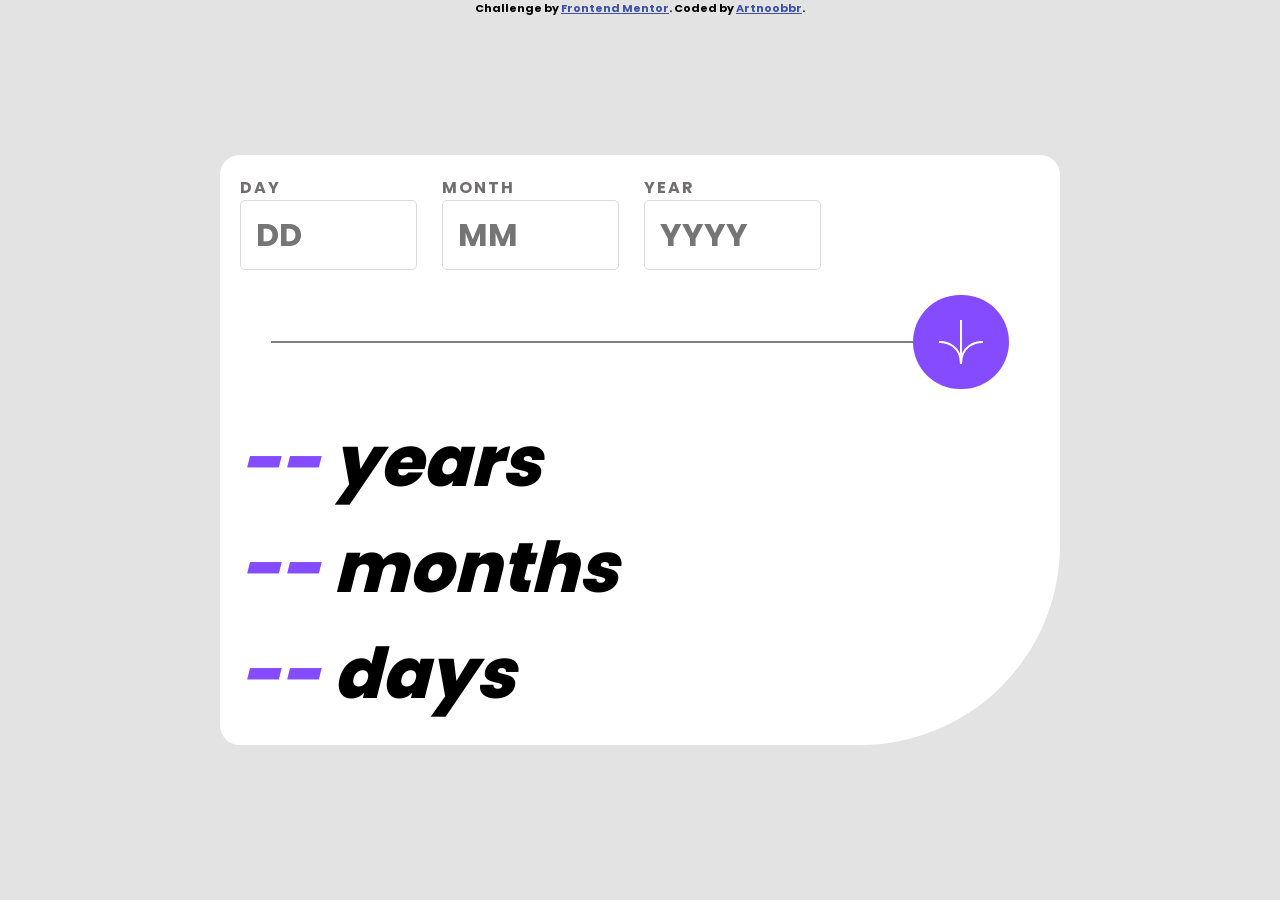
<file: pages/age-calculator-app-main/age.html>
<!DOCTYPE html>
<html lang="en">
<head>
  <meta charset="UTF-8">
  <meta name="viewport" content="width=device-width, initial-scale=1.0"> <!-- displays site properly based on user's device -->
  <link rel="stylesheet" href="age.css">
  <link rel="stylesheet" href="age_mobile.css">
  <link rel="icon" type="image/png" sizes="32x32" href="./assets/images/favicon-32x32.png">
  
  <title>Frontend Mentor | Age calculator app</title>

  <!-- Feel free to remove these styles or customise in your own stylesheet 👍 -->
</head>
<body>

  <main>
    <section id="user">

      <article id="dia_div">
        <p id="dia_txt">Day</p>
        <input type="number" name="numdia" id="dia" placeholder="DD">
        <p class="error_text"></p>
      </article>

      <article id="mes_div">
        <p id="mes_txt">Month</p>
        <input type="number" name="nummes" id="mes" placeholder="MM">
        <p class="error_text"></p>
      </article>
      
      <article id="ano_div">
        <p id="ano_txt">Year</p>
        <input type="number" name="numano" id="ano" placeholder="YYYY">
        <p class="error_text"></p>
      </article>

    </section>
    
    <section id="button">
      <div id="divider"></div>
      <input id="image_button" type="image" src="assets/images/icon-arrow.svg" alt="">
      <div id="divider2"></div>
    </section>

    <section id="output">
      <p>
        <span id="res_ano">--</span> years
      </p>
      <p>
        <span id="res_mes">--</span> months
      </p>
      <p>
        <span id="res_dia">--</span> days
      </p>
      <p>
        <span id="error"></span>
    </section>
    </p>
  </main>

  <div class="attribution">
    Challenge by <a href="https://www.frontendmentor.io?ref=challenge" target="_blank">Frontend Mentor</a>. 
    Coded by <a href="https://github.com/Artnoobbr">Artnoobbr</a>.
  </div>

  <script src="age.js">
  </script>
  

</body>
</html>
</file>
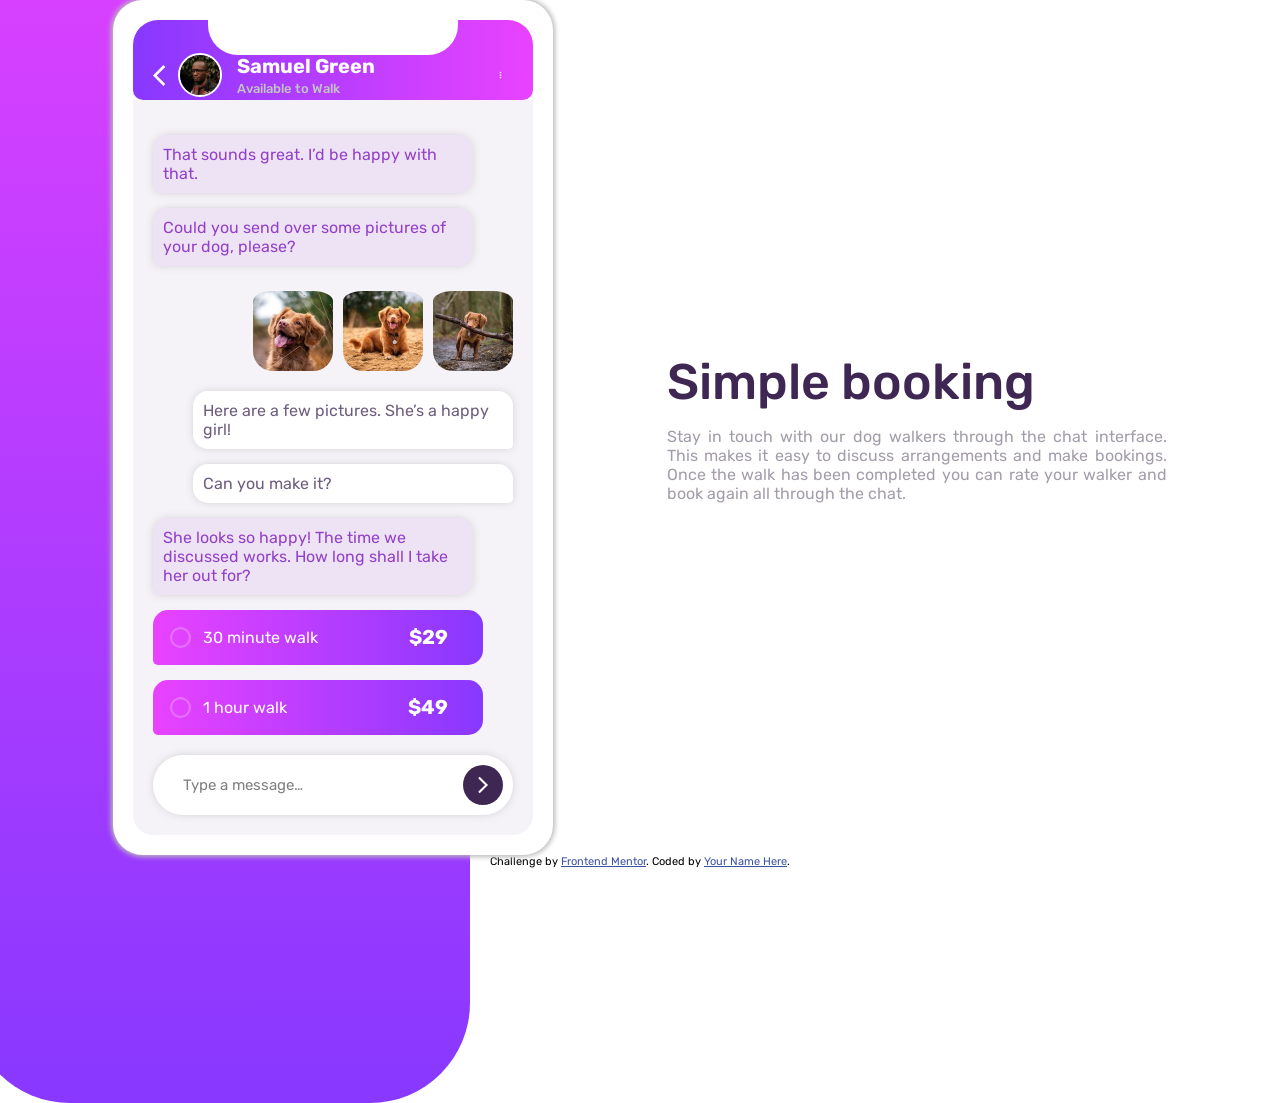
<file: pages/chat-app-css-illustration-master/chat.html>
<!DOCTYPE html>
<html lang="en">
<head>
  <meta charset="UTF-8">
  <meta name="viewport" content="width=device-width, initial-scale=1.0"> <!-- displays site properly based on user's device -->

  <link rel="icon" type="image/png" sizes="32x32" href="./images/favicon-32x32.png">
  <link rel="stylesheet" href="css/chat.css">
  
  <title>Frontend Mentor | [Challenge Name Here]</title>

  <!-- Feel free to remove these styles or customise in your own stylesheet 👍 -->
  <style>
    .attribution { font-size: 11px; text-align: center; }
    .attribution a { color: hsl(228, 45%, 44%); }
  </style>
</head>
<body>
<main>

    <section id="decoration"></section>

    <section id="smartphone">

      <div id="overlay">
        <p> </p>
      </div>

      <section id="top">
        <div class="spacing">
          <img class="top_svg" src="icons/arrow_back.svg" alt="">
          <img id="avatar" src="images/avatar.jpg" alt="Samuel Green photo">
          <div id="info">
            <h2>Samuel Green</h2>
            <p>Available to Walk</p>
          </div>
        </div>
        <img class="top_svg" src="icons/more_vert.svg" alt="">
      </section>

      <article id="chat">
        <p class="samuel" >That sounds great. I’d be happy with that.</p>
        <p class="samuel">Could you send over some pictures of your dog, please?</p>
        <div id="dogs">
          <img src="images/dog-image-1.jpg" alt="dog image 1">
          <img src="images/dog-image-2.jpg" alt="dog image 2">
          <img src="images/dog-image-3.jpg" alt="dog image 3">
        </div>
        <div id="left">
          <p class="client">Here are a few pictures. She’s a happy girl!</p>
          <p class="client">Can you make it?</p>
        </div>
        <p class="samuel">She looks so happy! The time we discussed works. How long shall I take her out for?</p>

        <section class="price">
          <div class="spacing">
            <img src="icons/radio_button_unchecked.svg" alt=" circle button">
            <p>30 minute walk</p>
          </div>
          <strong>
            <p>$29</p>
          </strong>
        </section>
      
        <section class="price">
          <div class="spacing">
            <img src="icons/radio_button_unchecked.svg" alt=" circle button">
            <p>1 hour walk</p>
          </div>
          <strong>
            <p>$49</p>
          </strong>
        </section>

        <div id="text">
          <p>Type a message…</p>
          <div id="submit">
            <img src="icons/arrow_foward.svg" alt="Arrow foward">
          </div>
        </div>
      </article>

    </section>
  
    <section id="desc">
      <h1>Simple booking</h1>
      <p>
        Stay in touch with our dog walkers through the chat interface. This makes it easy to
        discuss arrangements and make bookings. Once the walk has been completed you can rate
        your walker and book again all through the chat.
      </p>
    </section>
  
</main>
  <div class="attribution">
    Challenge by <a href="https://www.frontendmentor.io?ref=challenge" target="_blank">Frontend Mentor</a>. 
    Coded by <a href="#">Your Name Here</a>.
  </div>
</body>
</html>
</file>
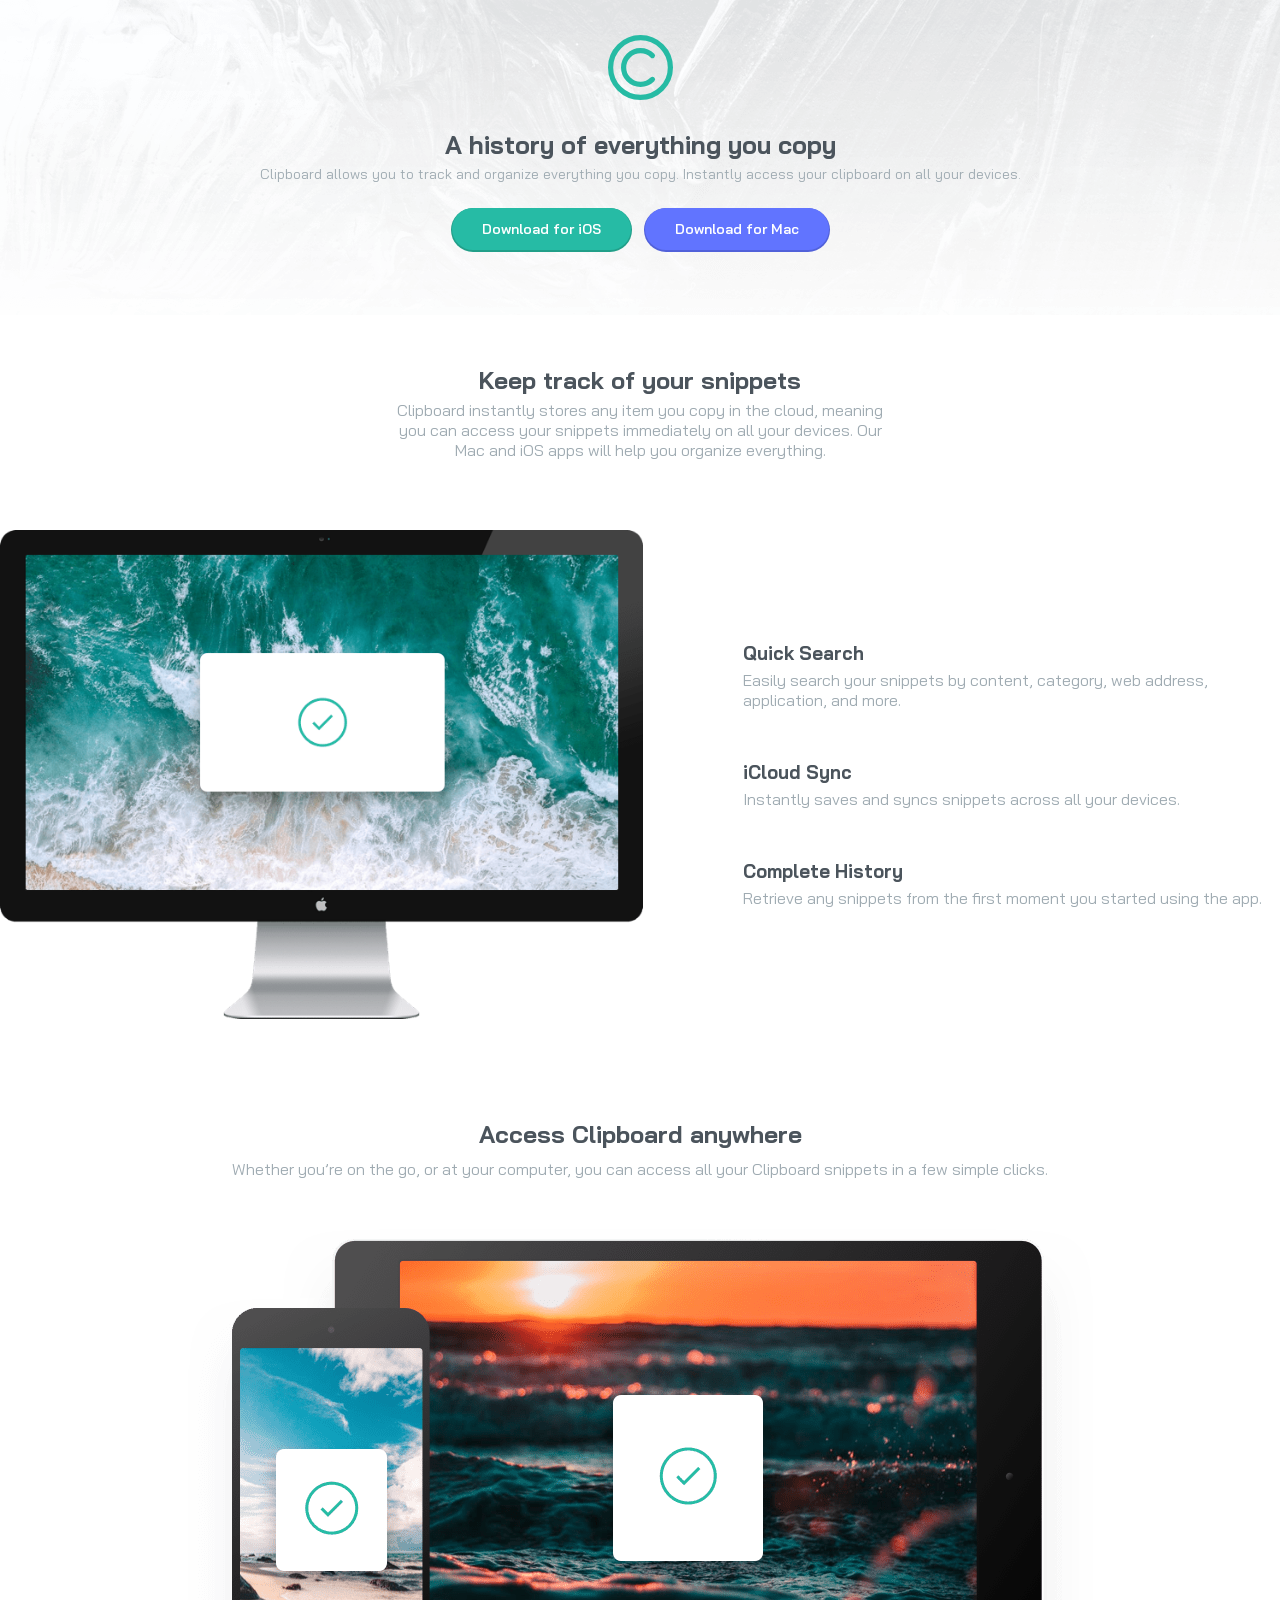
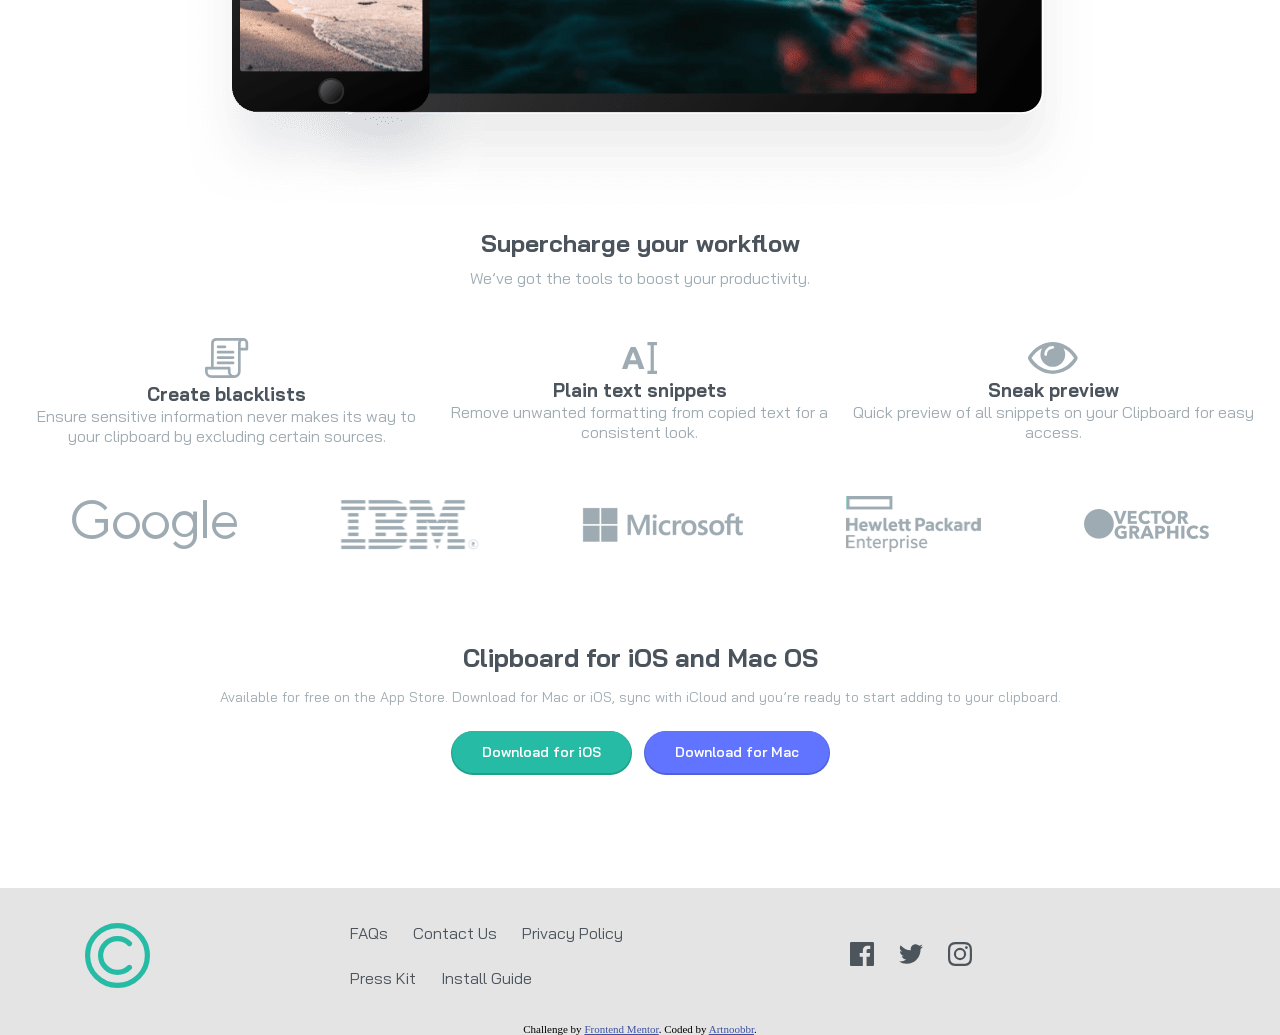
<file: pages/clipboard-landing-page-master/clip.html>
<!DOCTYPE html>
<html lang="en">
<head>
  <meta charset="UTF-8">
  <meta name="viewport" content="width=device-width, initial-scale=1.0"> <!-- displays site properly based on user's device -->

  <link rel="stylesheet" href="css/index.css">
  <link rel="stylesheet" href="css/index_mobile.css">
  <link rel="icon" type="image/png" sizes="32x32" href="./images/favicon-32x32.png">
  
  <title>Frontend Mentor | Clipboard landing page</title>

  <!-- Feel free to remove these styles or customise in your own stylesheet 👍 -->
</head>
<body>
  <main>
    <section id="title">
      <img src="images/logo.svg" alt="Logo">
      <h1>A history of everything you copy</h1>
      
      <p>
        Clipboard allows you to track and organize everything you
        copy. Instantly access your clipboard on all your devices.
      </p>
      <button class="ios donwload">Download for iOS</button>
      <button class="mac donwload">Download for Mac</button>
    </section>
    
    <section id="snippets">
      
      <article id="snippets_title">
        <h2>Keep track of your snippets</h2>
        
        <p>
          Clipboard instantly stores any item you copy in the cloud,
          meaning you can access your snippets immediately on all your
          devices. Our Mac and iOS apps will help you organize everything.
        </p>
      </article>
      
      <article id="article_pc">
        <img src="images/image-computer.png" alt="Image of a computer">

        <div id="pc_text">
          <div>
            <h3>Quick Search</h3>
            <p>Easily search your snippets by content, category, web address, application, and more.</p>
          </div>
          <div>
            <h3>iCloud Sync</h3>
            <p>Instantly saves and syncs snippets across all your devices.</p>
          </div>
          <div>
            <h3>Complete History</h3>
            <p>Retrieve any snippets from the first moment you started using the app.</p>
          </div>
        </div>
      </article>
    </section>
    
    <section id="acess">
      <h2>Access Clipboard anywhere</h2>
      <p>
        Whether you’re on the go, or at your computer, you can access all your Clipboard
        snippets in a few simple clicks.
      </p>
      <img src="images/image-devices.png" alt="Device images">
    </section>
  
    <section id="supercharge">
      <h2>Supercharge your workflow</h2>
      <p>We’ve got the tools to boost your productivity.</p>

      <article class="charge_flex">
        <div>
          <img src="images/icon-blacklist.svg" alt="">
          <h3>Create blacklists</h3>
          <p>Ensure sensitive information never makes its way to your clipboard by excluding certain sources.</p>
        </div>
        
        <div>
          <img src="images/icon-text.svg" alt="">
          <h3>Plain text snippets</h3>
          <p>Remove unwanted formatting from copied text for a consistent look.</p>
        </div>

        <div>
          <img src="images/icon-preview.svg" alt="">
          <h3>Sneak preview</h3>
          <p>Quick preview of all snippets on your Clipboard for easy access.</p>
        </div>
      </article>

      <article id="logo_charge" class="charge_flex">
          <img src="images/logo-google.png" alt="">
          <img src="images/logo-ibm.png" alt="">
          <img src="images/logo-microsoft.png" alt="">
          <img src="images/logo-hp.png" alt="">
          <img src="images/logo-vector-graphics.png" alt="">
      </article>
    </section>
  
    <section id="bottom">
      <h2>Clipboard for iOS and Mac OS</h2>
      <p>
        Available for free on the App Store. Download for Mac or iOS, sync with iCloud
        and you’re ready to start adding to your clipboard.
      </p>
      <button class="ios donwload">Download for iOS</button>
      <button class="mac donwload">Download for Mac</button>
    </section>
  </main>

  <footer>
    <img src="images/logo.svg" alt="Logo">
    <ul>
      <li><a class="link_footer" href="#">FAQs</a></li>
      <li><a class="link_footer" href="#">Contact Us</a></li>
      <li><a class="link_footer" href="#">Privacy Policy</a></li>
      <li><a class="link_footer" href="#">Press Kit</a></li>
      <li><a class="link_footer" href="#">Install Guide</a></li>
    </ul>
    <section id="logos">
      <a href="#" target="_blank"><img src="images/icon-facebook.svg" alt="Facebook icon"></a>
      <a href="#" target="_blank"><img src="images/icon-twitter.svg" alt="Twitter icon"></a>
      <a href="#" target="_blank"><img src="images/icon-instagram.svg" alt="Instagram icon"></a>
    </section>
  </footer>
  <div>
    <p class="attribution">
      Challenge by <a href="https://www.frontendmentor.io?ref=challenge" target="_blank">Frontend Mentor</a>. 
      Coded by <a href="https://github.com/Artnoobbr">Artnoobbr</a>.
    </p>
  </div>
</body>
</html>
</file>
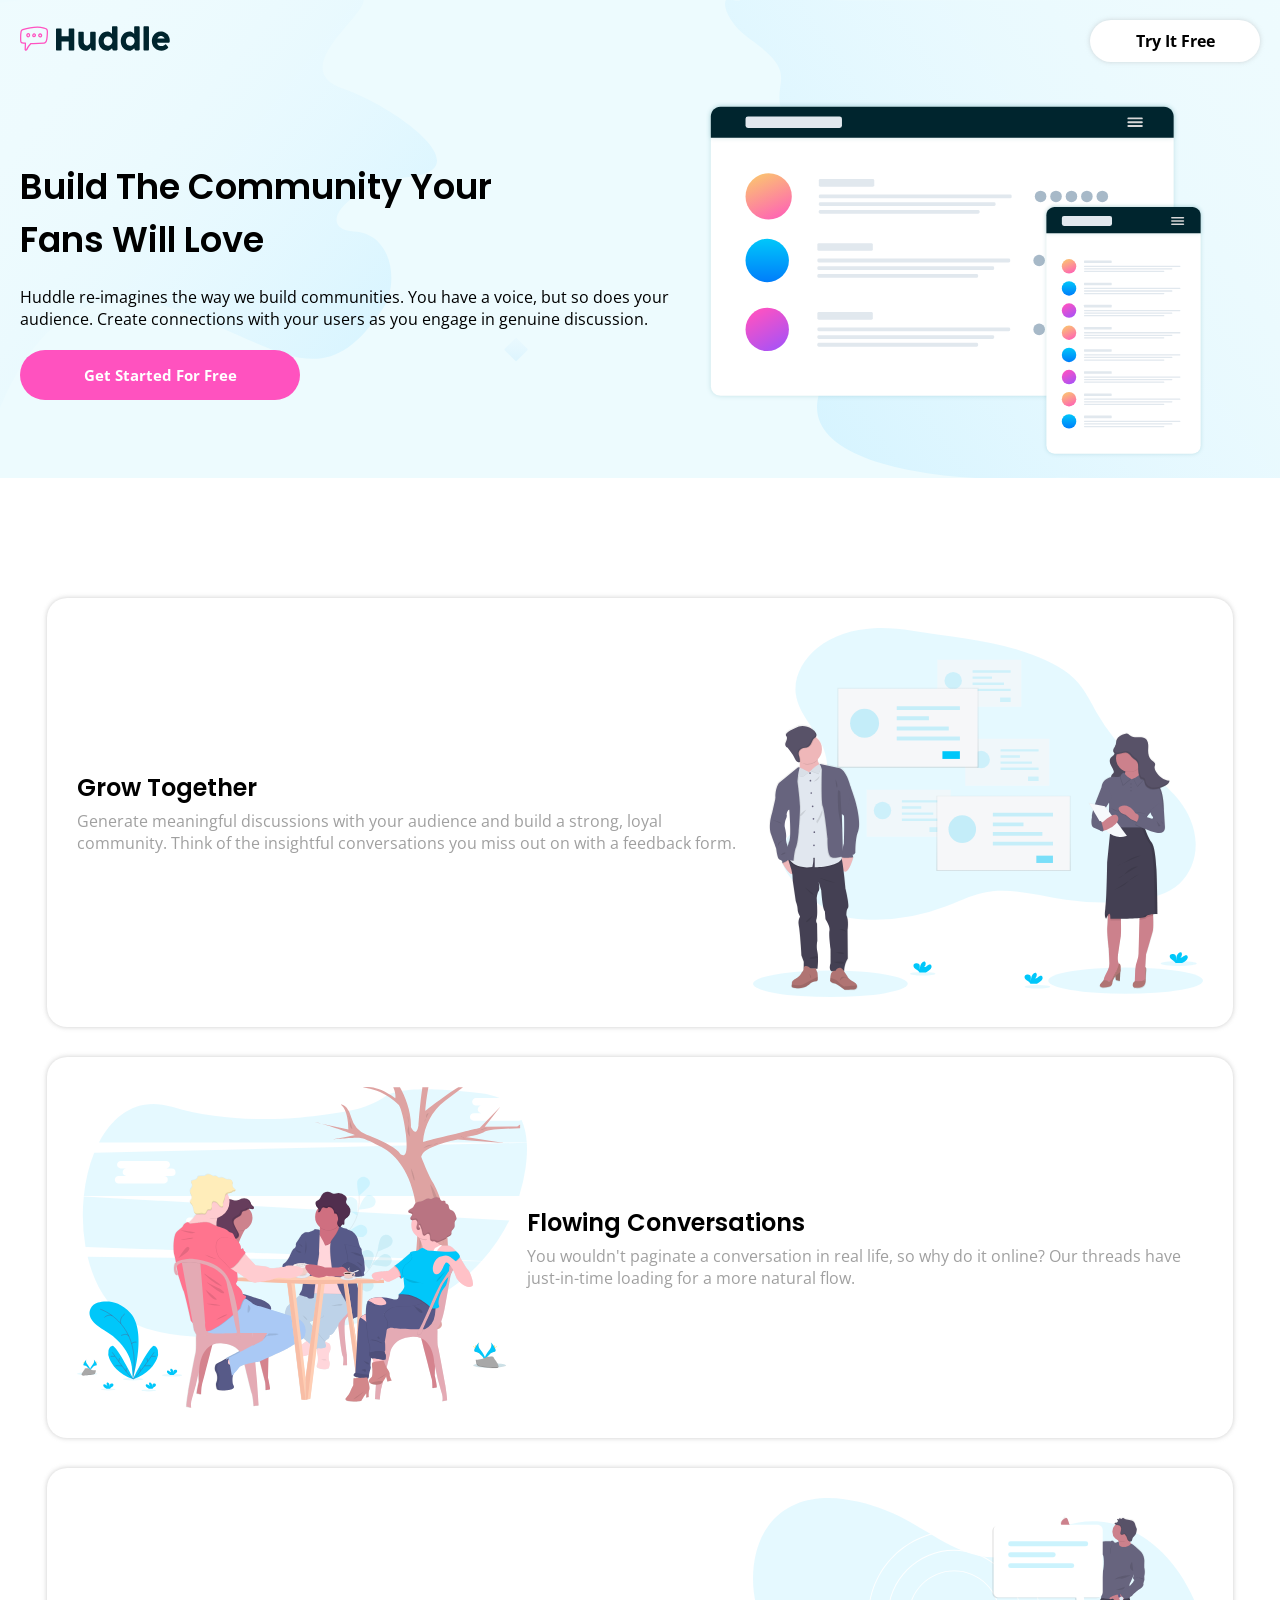
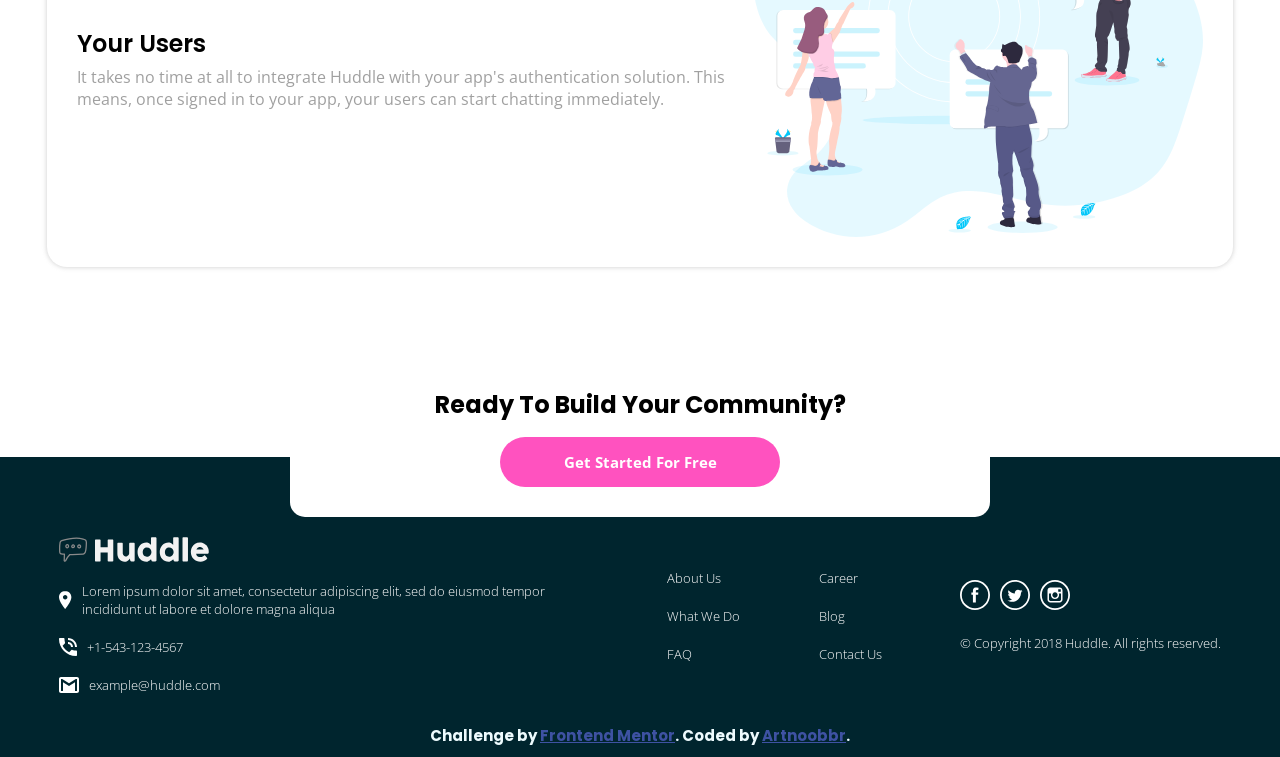
<file: pages/huddle-landing-page-with-alternating-feature-blocks-master/huddle.html>
<!DOCTYPE html>
<html lang="en">
<head>
  <meta charset="UTF-8">
  <meta name="viewport" content="width=device-width, initial-scale=1.0"> <!-- displays site properly based on user's device -->

  <link rel="stylesheet" href="css/huddle.css">
  <link rel="stylesheet" href="css/huddle_mobile.css">
  <link rel="icon" type="image/png" sizes="32x32" href="./images/favicon-32x32.png">
  
  <title>Frontend Mentor | Huddle landing page with alternating feature blocks</title>

  <!-- Feel free to remove these styles or customise in your own stylesheet 👍 -->
</head>
<body>
  <main>
      <section id="title">
        <article id="title_logo">
          <a href="#"><img src="images/logo.svg" alt="Huddle logo"></a>
          <a href="#" id="title_button">Try It Free</a>
        </article>

        <article id="build">

          <div>
            <h1>Build The Community Your Fans Will Love</h1>
            <p>
              Huddle re-imagines the way we build communities. You have a voice, but so does your audience.
              Create connections with your users as you engage in genuine discussion.
            </p>

            <a class="button" href="#">Get Started For Free</a>
          </div>

          <div>
            <img src="images/illustration-mockups.svg" alt="Ilustration">
          </div>
          
        </article>
        
      </section>
    
      <section class="short">
        <article class="short_text">
          <h2>Grow Together</h2>
          <p>
            Generate meaningful discussions with your audience and build a strong, loyal community.
            Think of the insightful conversations you miss out on with a feedback form.
          </p>
        </article>
        <img src="images/illustration-grow-together.svg" alt="Ilustration Grow Together">
      </section>
    
      <section class="short inverse">
        <article class="short_text">
          <h2>Flowing Conversations</h2>
          <p>
            You wouldn't paginate a conversation in real life, so why do it online? Our threads
            have just-in-time loading for a more natural flow.
          </p>
        </article>
        <img src="images/illustration-flowing-conversation.svg" alt="ilustration Flowing conversation">
      </section>
    
      <section class="short">
        <article class="short_text">
          <h2>Your Users</h2>
          <p>
            It takes no time at all to integrate Huddle with your app's authentication solution.
            This means, once signed in to your app, your users can start chatting immediately.
          </p>
        </article>
        <img src="images/illustration-your-users.svg" alt="Illustration">
      </section>
    
      <section id="main_footer">
        <h2>Ready To Build Your Community?</h2>
        <a class="button" href="#">Get Started For Free</a>
      </section>

  </main>

    <footer>

      <section>
        <img id="logo_footer" src="images/logo.svg" alt="Huddle logo">

        <div class="footer_icons">
          <img src="images/icon-location.svg" alt="Location icon">
          <p>
            Lorem ipsum dolor sit amet, consectetur adipiscing elit, sed do eiusmod tempor
            incididunt ut labore et dolore magna aliqua
          </p>
        </div>

        <div class="footer_icons">
          <img src="images/icon-phone.svg" alt="Phone icon">
          <p id="test">+1-543-123-4567</p>
        </div>

        <div class="footer_icons">
          <img src="images/icon-email.svg" alt="Email icon">
          <p>example@huddle.com</p>
        </div>

      </section>

      <!-- Should use a list here-->
      <section> 
        <a href="#">About Us</a>
        <a href="#">What We Do</a>
        <a href="#">FAQ</a>
      </section>

      <section>
        <a href="#">Career</a>
        <a href="#">Blog</a>
        <a href="#">Contact Us</a>
      </section>
      <!-- Should use a list here-->
      
      <section>
        <div id="icons_social">
          <a href="#" target="_blank"><img class="icons" src="images/icons/facebook-svgrepo-com.svg" alt="Facebook icon"></a>
          <a href="#" target="_blank"><img class="icons" src="images/icons/twitter-svgrepo-com.svg" alt="Twitter icon"></a>
          <a href="#" target="_blank"><img class="icons" src="images/icons/instagram-svgrepo-com.svg" alt="Instagram icon"></a>
        </div>
        <p>&copy; Copyright 2018 Huddle. All rights reserved.</p>
      </section>


    </footer>

    <div>
      <p class="attribution">
        Challenge by <a href="https://www.frontendmentor.io?ref=challenge" target="_blank">Frontend Mentor</a>. 
        Coded by <a target="_blank" href="https://github.com/Artnoobbr">Artnoobbr</a>.
      </p>
    </div>
</body>
</html>
</file>
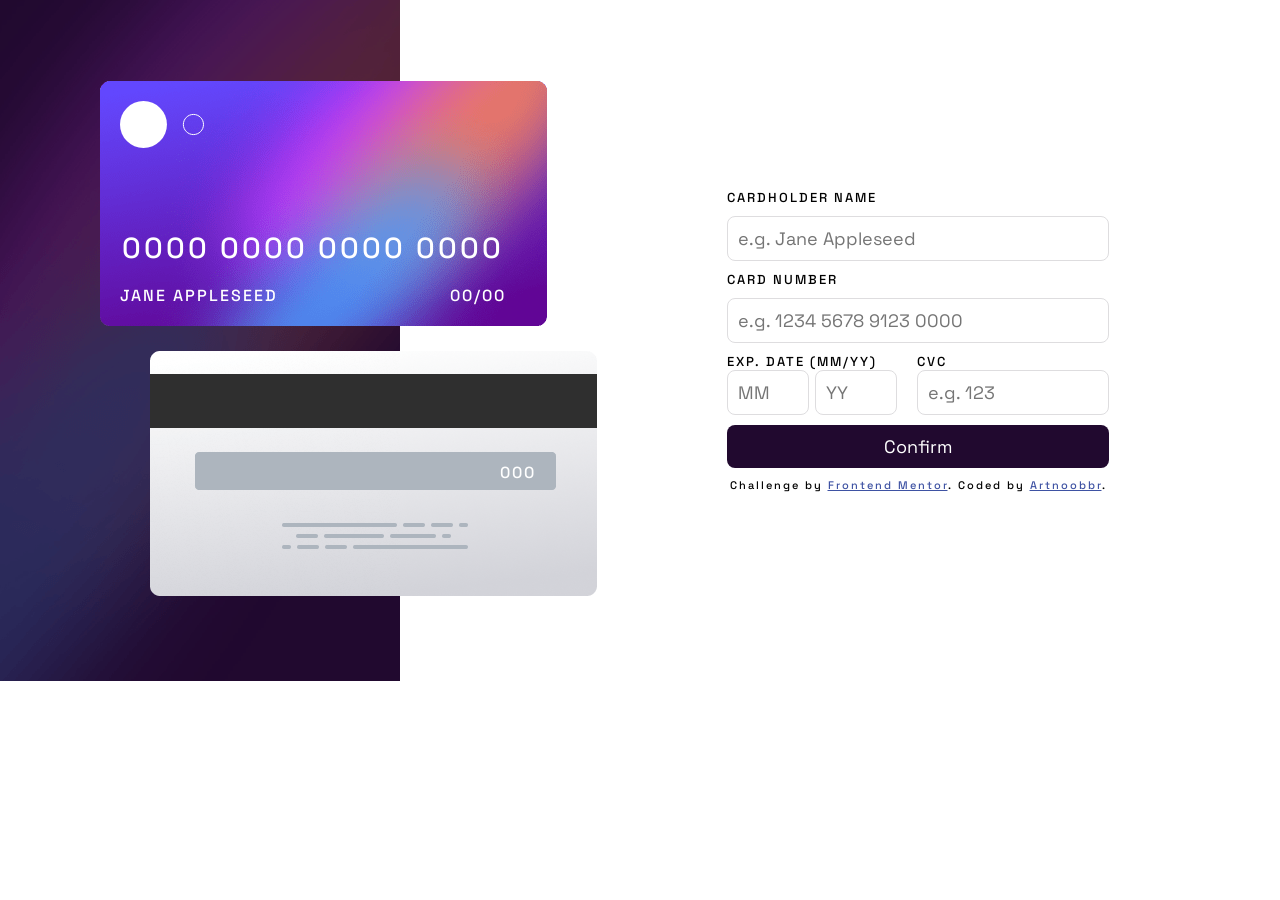
<file: pages/interactive-card-details-form-main/card.html>
<!DOCTYPE html>
<html lang="en">
<head>
  <meta charset="UTF-8">
  <meta name="viewport" content="width=device-width, initial-scale=1.0"> <!-- displays site properly based on user's device -->

  <link rel="icon" type="image/png" sizes="32x32" href="./images/favicon-32x32.png">
  <link rel="stylesheet" href="card.css">
  <link rel="stylesheet" href="card_mobile.css">
  
  <title>Frontend Mentor | Interactive card details form</title>

  <!-- Feel free to remove these styles or customise in your own stylesheet 👍 -->
  <style>
    .attribution { font-size: 11px; text-align: center; }
    .attribution a { color: hsl(228, 45%, 44%); }
  </style>
</head>
<body>


<div id="card">

  <div id="bg"></div>
  <div id="space">
    <section id="front">
      <img id="card_front_image" src="images/bg-card-front.png" alt="Card front">
      <img id="logo" src="images/card-logo.svg" alt="Card logo">
      <p id="card_number">0000 0000 0000 0000</p>
      <p id="card_name">Jane Appleseed</p>
      <p id="card_date"><span id="date_month">00</span>/<span id="date_year">00</span></p>
    
    </section>
    <section id="back">
      <img id="card_back_image" src="images/bg-card-back.png" alt="Card back ">
      <p id="card_cvc">000</p>
    </section>
  </div>

</div>

 <main>
   <section id="input_area">
    
     <p class="input_title">Cardholder Name</p>
     <input type="text" placeholder="e.g. Jane Appleseed" id="name" class="input" maxlength="28">
     
     <p class="input_title">Card Number</p>
     <input type="text" name="txtnumber" id="number" class="input" placeholder="e.g. 1234 5678 9123 0000">

     <div id="compact">
       <div>
         <p class="input_title">Exp. Date (MM/YY)</p>
         <input type="text" name="txtmonth" id="month" class="input date" placeholder="MM" maxlength="2">
         <input type="text" name="txtyear" id="year" class="input date" placeholder="YY" maxlength="2">
       </div>
       <div>
         <p class="input_title">CVC</p>
         <input type="text" name="txtcvc" id="cvc" class="input" placeholder="e.g. 123" maxlength="3">
       </div>
     </div>
     <button class="button" id="confirm">Confirm</button>

     <div class="attribution">
      Challenge by <a href="https://www.frontendmentor.io?ref=challenge" target="_blank">Frontend Mentor</a>. 
      Coded by <a href="https://github.com/Artnoobbr">Artnoobbr</a>.
    </div>
   </section>
   <!-- Completed state start -->
   <section id="thanks">
    <img src="images/icon-complete.svg" alt="Complete icon">
    <h1>Thank you!</h1>
    <p>We've added your card details</p>
    <button class="button" id="continue">Continue</button>
   </section>
 </main>

  <script src="card.js"></script>
</body>
</html>
</file>
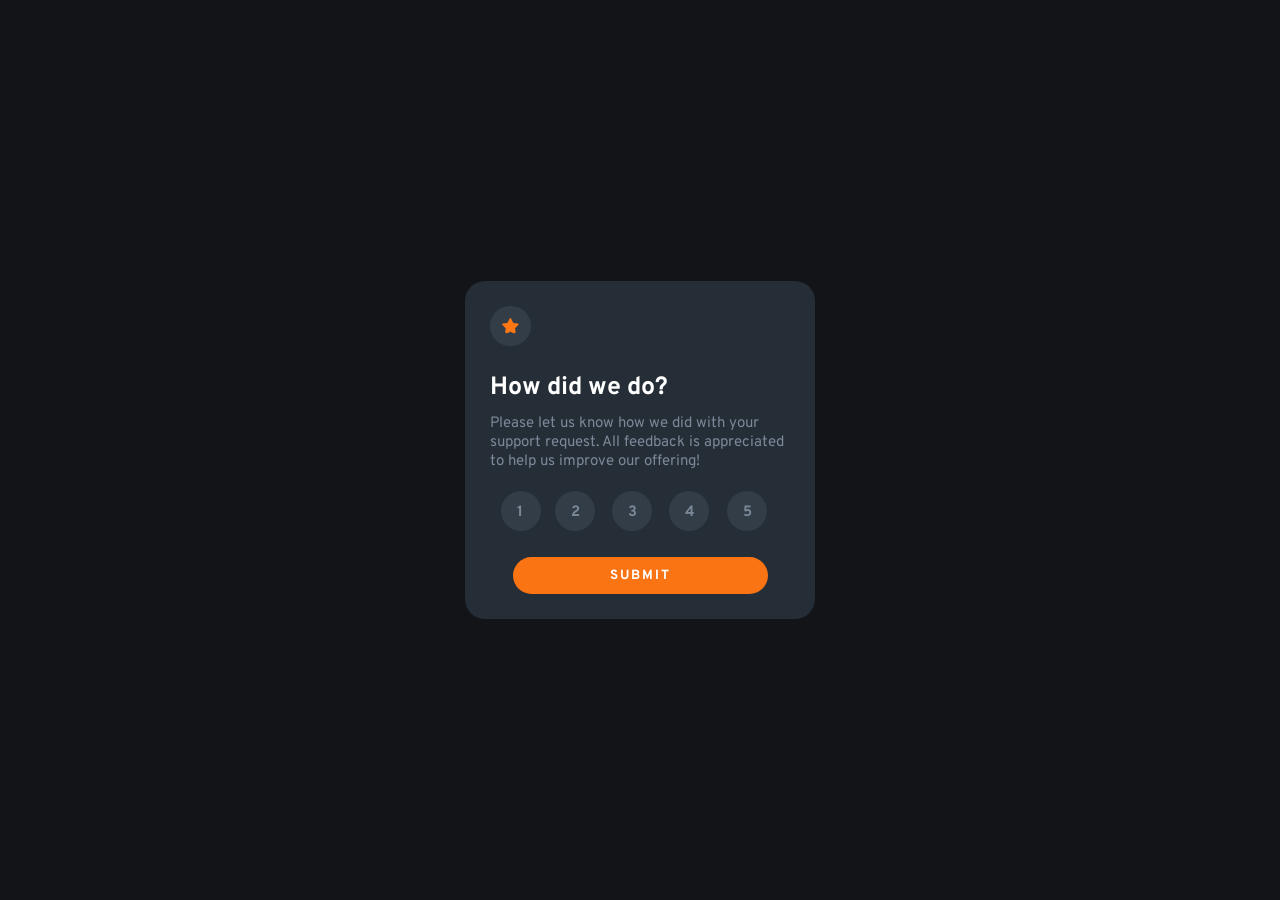
<file: pages/interactive-rating-component-main/rating.html>
<!DOCTYPE html>
<html lang="en">
<head>
  <meta charset="UTF-8">
  <meta name="viewport" content="width=device-width, initial-scale=1.0"> <!-- displays site properly based on user's device -->
  <link rel="stylesheet" href="rating.css">
  <link rel="icon" type="image/png" sizes="32x32" href="./images/favicon-32x32.png">
  
  <title>Frontend Mentor | Interactive rating component</title>

  <!-- Feel free to remove these styles or customise in your own stylesheet 👍 -->
  <style>
    .attribution { font-size: 11px; text-align: center; }
    .attribution a { color: hsl(228, 45%, 44%); }
  </style>
</head>
<body>
  <main>
    
      <!-- Rating state start -->
  <section id="rating">
      
      <article>
        <img id="star" src="images/icon-star.svg" alt="icon star">
        <h1>How did we do?</h1>
        <p>
          Please let us know how we did with your support request. All feedback is appreciated
          to help us improve our offering!
        </p>
      </article>
    
      <article>
        <label class="radio">
          <input type="radio" name="rating" value="1" id="">
          <span>1</span>
        </label>
        <label class="radio">
          <input type="radio" name="rating" value="2" id="">
          <span>2</span>
        </label>
        <label class="radio">
          <input type="radio" name="rating" value="3" id="">
          <span>3</span>
        </label>
        <label class="radio">
          <input type="radio" name="rating" value="4" id="">
          <span>4</span>
        </label>
        <label class="radio">
          <input type="radio" name="rating" value="5" id="">
          <span>5</span>
        </label>
      </article>
      
      <!--1 2 3 4 5-->
    
      <button id="submit">Submit</button>
    
  </section>
      <!-- Rating state end -->
    
      <!-- Thank you state start -->
  <section id="thanks">
      <section id="thanks_top">
        <img src="images/illustration-thank-you.svg" alt="ilustration">
        <!--<h2 id="select">You selected 4 out of 5</h2>-->
      </section>
    
      <section>
        <h1>Thank you!</h1>
        <p>
          We appreciate you taking the time to give a rating. If you ever need more support,
          don’t hesitate to get in touch!
        </p>
      </section>
    
  </section>
  </main>

    <!--
    <div class="attribution">
      Challenge by <a href="https://www.frontendmentor.io?ref=challenge" target="_blank">Frontend Mentor</a>. 
      Coded by <a href="#">Your Name Here</a>.
    </div>
    -->
    <script src="rating.js"></script>
</body>
</html>
</file>
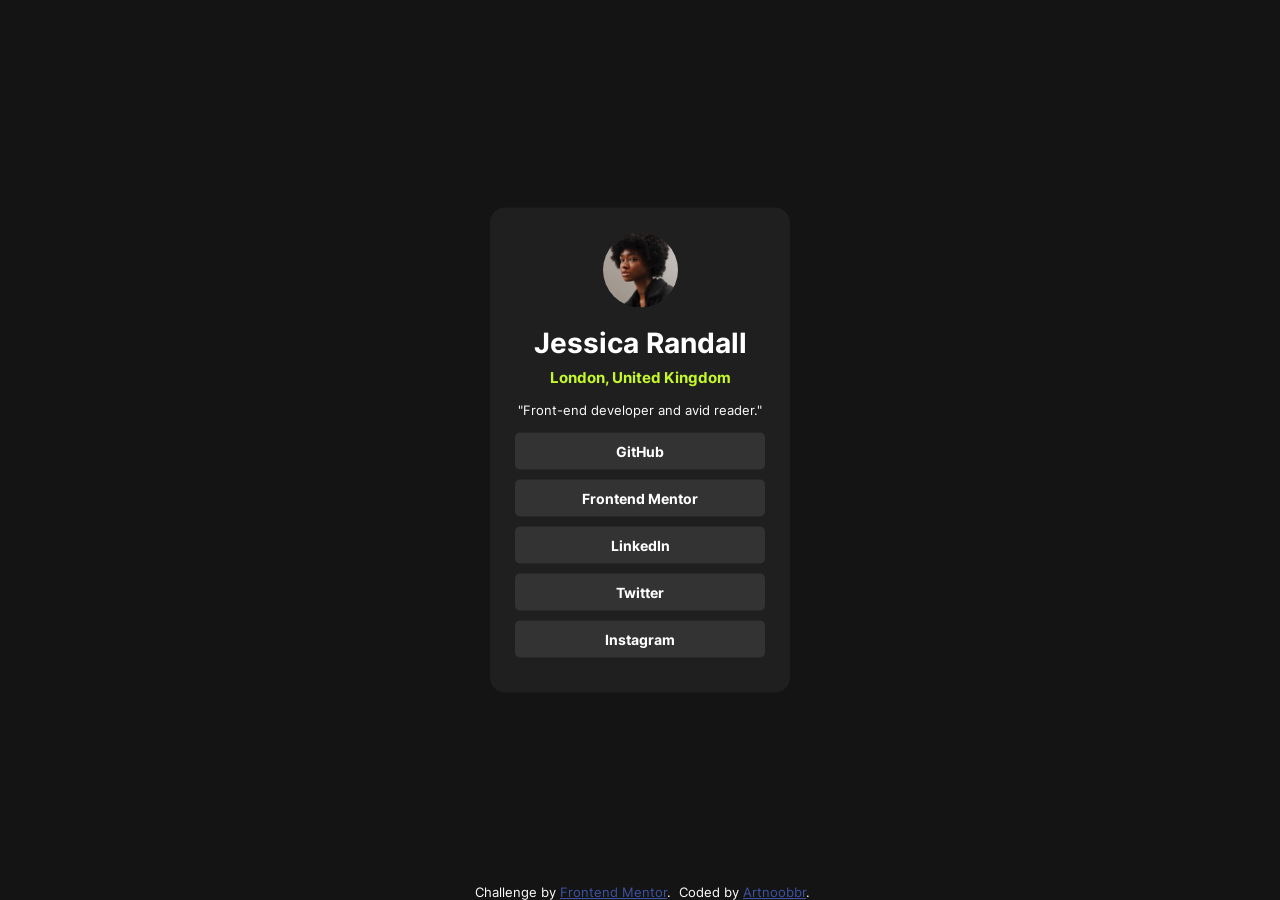
<file: pages/social-links-profile-main/social.html>
<!DOCTYPE html>
<html lang="en">
<head>
  <meta charset="UTF-8">
  <meta name="viewport" content="width=device-width, initial-scale=1.0"> <!-- displays site properly based on user's device -->
  <link rel="stylesheet" href="css/index.css">

  <link rel="icon" type="image/png" sizes="32x32" href="assets/images/favicon-32x32.png">
  
  <title>Frontend Mentor | Social links profile</title>
</head>
<body>

  <main>
    <img src="assets/images/avatar-jessica.jpeg" alt="Jessica image">
    <h1>Jessica Randall</h1>
    <h2>London, United Kingdom</h2>
    <p>"Front-end developer and avid reader."</p>

    <a class="links" href="#">GitHub</a>
    <a class="links" href="#">Frontend Mentor</a>
    <a class="links" href="#">LinkedIn</a>
    <a class="links" href="#">Twitter</a>
    <a class="links" href="#">Instagram</a>
  </main>
  
  <footer class="attribution">

    <p>Challenge by <a href="https://www.frontendmentor.io?ref=challenge" target="_blank">Frontend Mentor</a>.</p>
    <p>Coded by <a href="#">Artnoobbr</a>.</p>

  </footer>
</body>
</html>
</file>
<file: pages/age-calculator-app-main/age.css>
@charset "UTF-8";


:root {
    --main_color: white;

    --button_color: hsl(259, 100%, 65%);
    --button_hover: hsl(0, 0%, 8%);
    --border_color: hsl(0, 0%, 86%);
    --border_on: hsl(259, 100%, 65%);
    

    --input_color: hsl(0, 1%, 44%);
    --output_color: hsl(259, 100%, 65%);
    --error_color: hsl(0, 100%, 67%);
}

@import url('https://fonts.googleapis.com/css2?family=Poppins:ital,wght@0,100;0,200;0,300;0,400;0,500;0,600;0,700;0,800;0,900;1,100;1,200;1,300;1,400;1,500;1,600;1,700;1,800;1,900&display=swap');


@font-face {
    font-family: "Poppins";
    font-weight: 800;
    src: url("assets/fonts/Poppins-ExtraBold.ttf");
}

@font-face {
    font-family: "Poppins";
    font-weight: 700;
    src: url("assets/fonts/Poppins-Bold.ttf");
}

@font-face {
    font-family: "Poppins";
    font-weight: 400;
    src: url("assets//fonts/Poppins-Italic.ttf");
}

* {
    padding: 0%;
    margin: 0%;
}

body {
    background-color: hsl(0, 0%, 89%);
}

main {
    display: flex;
    flex-direction: column;
    gap: 20px;

    width: 800px;
    height: 550px;

    padding: 20px;

    position: absolute;
    top: 50%;
    left: 50%;
    transform: translate(-50%, -50%);

    background-color: white;

    border-radius: 20px 20px 200px 20px;
}

article > p {
    text-transform: uppercase;
    font-family: "Poppins", sans-serif;
    color: var(--input_color);
    letter-spacing: 2px;

}

#user {
    display: flex;
    flex-direction: row;
    gap: 25px;
    font-weight: 700;
}


#user input {

    width: 150px;
    border-radius: 5px;

    padding: 10px 10px 10px 15px;

    font-family: "Poppins", sans-serif;
    font-weight: 700;
    font-size: 32px;

    border: 1px solid var(--border_color);
}

#user input:focus {
    outline: 0px;
    border-color: hsl(259, 100%, 65%);
}

.error_text {
    margin-top: 5px;
    font: italic 400 14px "Poppins", sans-serif;
    text-transform: none;
    color: var(--error_color);
    letter-spacing: 0px;
}

#button {
    display: flex;
    flex-direction: row;
    justify-content: center;
    align-content: center;
    align-items: center;
}

#divider {
    border: 1px solid grey;
    width: 80%;
    height: 0px;
}

#divider::before, #divider::after {
    flex: 1;
    content: '';
    padding: 3px;
    margin: 5px;
}

#image_button {
    display: block;
    background-color: var(--button_color);
    border-radius: 50px;
    padding: 25px;
    transition-duration: 0.5s;
}

#image_button:hover {
    background-color: var(--button_hover);
}

#output {
    font-size: 70px;

    font-family: "Poppins", sans-serif;
    font-weight: 800;
    font-style: italic;
    
}

#output span {
    color: var(--output_color);

}



.attribution { 
    font-size: 11px; text-align: center;
    font-family: "Poppins", sans-serif;
    font-weight: 700;
    font-style: normal;
}
.attribution a { 
    color: hsl(228, 45%, 44%); 
}
</file>
<file: pages/age-calculator-app-main/age_mobile.css>
@charset "UTF-8";



@media (max-width: 900px) {
    main {
        width: 550px;
    }

    #user input {
        width: 120px;
    }

}

@media (max-width: 620px) {
    main {
        width: 320px;
    }

    #user {
        gap: 10px;
    }

    #user input {
        width: 70px;
    }

    #output {
        font-size: 50px;
    }

    #image_button {
        width: 35px;
    }

    #divider2 {
        border: 1px solid grey;
        width: 80%;
        height: 0px;
    }

    #divider2::before, #divider2::after {
        flex: 1;
        content: '';
        padding: 3px;
        margin: 5px;
    }
}
</file>
<file: pages/chat-app-css-illustration-master/css/chat.css>
@charset "UTF-8";



@import url('https://fonts.googleapis.com/css2?family=Rubik:ital,wght@0,300..900;1,300..900&display=swap');


:root {
    --top_chat: #e942ff, #8838ff;
    --chat_background: #f5f3f7;

    --samuel_background: #eee3f4;
    --samuel_chat: #9241c8;
    --client_background: white;
    --client_chat: #6e5d7e;
    --box_shadow_texts: #87878775;

    --radio_button: #e570ff;
    --text_color: grey;
    --submit_background: #3e2753;

    --main_h1: #3e2753;
    --main_p: #a39daa;

}

* {
    margin: 0%;
    padding: 0%;
}

body {
    font-family: "Rubik", sans-serif;
}

main {
    display: flex;
    flex-direction: row;
    flex-wrap: wrap;
    justify-content: space-evenly;
    align-items: center;
}

#decoration {
    position: absolute;
    left: -30px;
    width: 500px;
    height: 150%;
    background: linear-gradient(180deg, var(--top_chat));
    border-radius: 0px 0px 100px 100px;
}

#smartphone {
    position: relative;
    overflow: hidden;

    
    
    width: 400px;
    height: 100%;
    padding: 20px;
    background-color: white;


    box-shadow: 0px 0px 5px 2px #BABABA;
    border-radius: 30px;
}

/* Usando essa overlay posso fazer o efeito desejado no design
não sei se tem maneiras melhores, essa foi a primeira coisa que veio a mente.
*/
#overlay {
    background-color: white;
    width: 250px;
    height: 50px;
    text-align: center;
    margin: auto;
    position: relative;
    border-radius: 0px 0px 30px 30px;
    top: -15px;
}

#top {
    display: flex;
    flex-direction: row;
    text-align: center;
    justify-content: space-between;

    height: 10px;

    margin-top: -50px;

    padding: 50px 20px 20px 20px;

    border-radius: 25px 25px 10px 10px;

    background: linear-gradient(-90deg, var(--top_chat));
}

.top_svg {
    width: 25px;
    filter: invert(100%) sepia(0%) saturate(0%) hue-rotate(142deg) brightness(105%) contrast(102%);
}

#avatar {
    width: 40px;
    height: 40px;
    border-radius: 50px;
    border: 2px solid #ffffff;
    margin-right: 15px;
}

#info {
    display: flex;
    flex-direction: column;
    text-align: left;
}

#info h2 {
    color: #ffffff;
    font-size: 20px;
    margin-bottom: 3px;
}

#info p {
    font-weight: 500;
    font-size: 13px;
    color: #c2c2c2;
}

.spacing {
    display: flex;
    flex-direction: row;
    align-items: center;
}

#chat {
    background-color: var(--chat_background);
    padding: 20px;

    border-radius: 0px 0px 20px 20px;
}
.samuel {
    background-color: var(--samuel_background);
    color: var(--samuel_chat);
    width: 300px;
    padding: 10px;
    height: auto;
    border-radius: 15px 15px 15px 5px;
    
    margin: 15px 0px 15px 0px;

    box-shadow: 0px 0px 10px -2px var(--box_shadow_texts);
}

.client {
    background-color: var(--client_background);
    color: var(--client_chat);
    width: 300px;
    padding: 10px;
    height: auto;
    border-radius: 15px 15px 5px 15px;

    box-shadow: 0px 0px 10px -2px var(--box_shadow_texts);
}

#left {
    display: flex;
    flex-wrap: wrap;
    flex-direction: column;
    align-content: flex-end;
    gap: 15px;
    margin-top: 20px;
}

#dogs {
    display: flex;
    flex-direction: row;
    justify-content: right;
    gap: 10px;
}

#dogs img {
    width: 80px;
    border-radius: 20px;
    padding-top: 10px;
}

.price {
    background: linear-gradient(90deg, var(--top_chat));

    display: flex;
    flex-direction: row;
    flex-wrap: wrap;
    justify-content: space-between;
    gap: 10px;

    width: 300px;
    padding: 15px;
    height: auto;
    border-radius: 15px 15px 15px 5px;
    margin-top: 15px;

    color: white;
}
.price > strong > p {
    font-size: 20px;
    margin-right: 20px;
}

.price img {
    width: 25px;
    margin-right: 10px;
    filter: invert(57%) sepia(57%) saturate(3154%) hue-rotate(240deg) brightness(103%) contrast(101%);
}

#text {
    display: flex;
    flex-direction: row;
    justify-content: space-between;
    align-items: center;
    text-align: center;

    padding: 10px;
    background-color: white;
    margin-top: 20px;

    border-radius: 50px;
    box-shadow: 0px 0px 10px -2px var(--box_shadow_texts);
}

#text p {
    color: var(--text_color);
    font-size: 15px;
    margin-left: 20px;
}

#submit {
    display: flex;
    padding: 10px;
    align-items: center;
    background-color: var(--submit_background);
    justify-items: center;
    border-radius: 50px;
}

#submit img {
    width: 20px;
    filter: invert(100%) sepia(0%) saturate(0%) hue-rotate(142deg) brightness(105%) contrast(102%);
}

#desc {
    display: flex;
    flex-direction: column;
    gap: 15px;
}

#desc h1 {
    font-size: 50px;
    font-weight: 500;
    color: var(--main_h1);
}

#desc p {
    width: 500px;
    text-align: justify;
    color: var(--main_p);
}
</file>
<file: pages/clipboard-landing-page-master/css/index.css>
@charset "UTF-8";

@import url('https://fonts.googleapis.com/css2?family=Bai+Jamjuree:ital,wght@0,200;0,300;0,400;0,500;0,600;0,700;1,200;1,300;1,400;1,500;1,600;1,700&display=swap');


* {
    margin: 0%;
    padding: 0%;
}

:root {
    --title_color: #4b545c;
    --sub_color: hsl(201, 11%, 66%);
    --footer_color: #e4e4e4;
    --footer_text : #4b545c;

    --hover_color: #26bba5;

    --ios: #26bba5;
    --ios_shadow: #219f89;

    --mac: #6174ff;
    --mac_shadow: #5161da;


    --main_font: 'Bai Jamjuree', sans-serif;
}


main {
    font-family: var(--main_font);
}

#title {
    text-align: center;
    padding: 20px;
    background-color: white;

    background: url(../images/bg-header-desktop.png) white;
}

#title > img {
    width: 65px;
    margin-top: 15px;
    margin-bottom: 25px;
}

#title > h1 {
    color: var(--title_color);
    margin-bottom: 5px;
    font-size: 25px;
}

#title > p {
    margin-bottom: 25px;
    font-size: 14px;
    color: var(--sub_color);
}

.donwload {
    border-radius: 25px;

    padding: 12px 30px;
    margin-bottom: 45px;
    border: none;

    font-family: var(--main_font);
    font-size: 14px;
    font-weight: 600;
    color: white;
}

.ios {
    background-color: var(--ios);

    margin-right: 10px;
    box-shadow: 0px 1px 0px 1px var(--ios_shadow);
}

.mac {
    background-color: var(--mac);

    box-shadow: 0px 1px 0px 1px var(--mac_shadow);
}

#snippets {
    background-color: white;
    text-align: center;
}

#snippets_title {
    padding: 50px;
    margin-bottom: 20px;
}

#snippets_title > h2 {
    color: var(--title_color);
    margin-bottom: 5px;
}

#snippets_title > p {
    color: var(--sub_color);
    margin: auto;
    max-width: 500px;
}

#article_pc {
    margin-bottom: 100px;

    flex: 1;
    display: flex;
    align-items: center;
    gap: 100px;
}

#article_pc img {
    max-width: 85%;
    min-width: 300px;
}

#article_pc > h3 {
    background-color: #5161da;
}

#pc_text {
    display: flex;
    flex-direction: column;
    row-gap: 50px;
    text-align: left;
}

#pc_text h3 {
    color: var(--title_color);
    margin-bottom: 5px;
}

#pc_text p {
    color: var(--sub_color);
}


#acess {
    text-align: center;
}

#acess img {
    max-width: 85%;
    min-width: 300px;
}

#acess > h2{
    margin-bottom: 10px;
    color: var(--title_color);
}

#acess > p {
    margin-bottom: 50px;
    color: var(--sub_color);
}

#supercharge {
    text-align: center;
    padding: 20px;
    margin-bottom: 50px;
}

#supercharge > h2 {
    color: var(--title_color);
    margin-bottom: 10px;
}

#supercharge > p {
    color: var(--sub_color);
    margin-bottom: 50px;
}

.charge_flex {
    display: flex;

    align-items: center;
    flex-wrap: wrap;
    justify-content: space-around;
}

.charge_flex h3 {
    color: var(--title_color);
}

.charge_flex p {
    color: var(--sub_color);
}

.charge_flex > div {
    flex: 1;
    margin-bottom: 50px;
}

.charge_flex > img {
    flex: 150px auto;
}

#bottom {
    text-align: center;
    padding: 20px;
    margin-bottom: 50px;
    background-color: white;
}

#bottom > h2 {
    color: var(--title_color);
    margin-bottom: 15px;
    font-size: 25px;
}

#bottom > p {
    margin-bottom: 25px;
    font-size: 14px;
    color: var(--sub_color);
}

footer {
    font-family: var(--main_font);
    background-color: var(--footer_color);
    display: flex;
    padding: 35px;
    column-gap: 200px;
}

footer > img {
    width: 65px;
    margin-left: 50px;
}

footer > ul {
    width: 300px;
    list-style-type: none;
    


    display: flex;
    flex-wrap: wrap;
    flex-direction: row;
    justify-content: left;
    align-items: center;
    
    gap: 25px;
}

.link_footer {
    color: var(--footer_text);
    text-decoration: none;
}

.link_footer:hover {
    transition-duration: 0.2s;
    color: var(--hover_color);
}


#logos {
    display: flex;
    align-items: center;
    justify-content: right;
    gap: 25px;
}

#logos > a:hover {
    transition-duration: 0.2s;
    filter: invert(55%) sepia(73%) saturate(451%) hue-rotate(122deg) brightness(98%) contrast(83%);
}

.attribution { 
    background-color: var(--footer_color);
    font-size: 11px; text-align: center; 
}
.attribution a { 
    color: hsl(228, 45%, 44%); 
}
</file>
<file: pages/clipboard-landing-page-master/css/index_mobile.css>
@charset "UTF-8";

@media (max-width: 850px) {

    #title img {
        margin: 75px 0px 75px 0px;
        width: 100px;
    }
    
    #article_pc {
        flex-direction: column;
    }

    #pc_text {
        text-align: center;
    }

    .charge_flex {
        flex-direction: column;
    }

    footer {
        flex-direction: column;
    }

    footer img {
        margin: 20px auto 30px auto;
    }

    footer > ul {
        flex-direction: column;
        margin: auto;
    }

    #logos {
        margin: 50px auto auto auto;
    }

    #logo_charge {
        gap: 50px
    }
}
</file>
<file: pages/huddle-landing-page-with-alternating-feature-blocks-master/css/huddle.css>
@charset "UTF-8";

@import url('https://fonts.googleapis.com/css2?family=Poppins:ital,wght@0,100;0,200;0,300;0,400;0,500;0,600;0,700;0,800;1,100;1,200;1,300;1,400;1,500;1,600;1,700;1,800&display=swap');

@import url('https://fonts.googleapis.com/css2?family=Open+Sans:ital,wght@0,300;0,400;0,500;0,600;0,700;0,800;1,300;1,400;1,500;1,600;1,700;1,800&display=swap');

* {
    margin: 0%;
    padding: 0%;
}

:root {
    --title_color: #edfbfe;
    --button_color: #ff52bf;
    --button_hover: #fa88d0;

    --logo_button_hover: #bebebe;
    --sub_text : #a0a0a0;

    --footer_color: #00252e;
    --footer_text: #ffffff;

    --main_font:'Poppins', sans-serif;
    --sub_font: 'Open Sans', sans-serif;

}

#title {
    background: url(../images/bg-hero-desktop.svg), var(--title_color);
    margin-bottom: 120px;
    font-family: var(--sub_font);
    font-weight: 700;
}


#title_logo {
    display: flex;
    flex-direction: row;
    flex-wrap: wrap;
    justify-content: space-between;
    align-items: center;

    padding: 20px;
}

#title_logo img {
    width: 150px;
}

#title_button {
    text-align: center;
    text-decoration: none;
    width: 150px;
    border-radius: 30px;
    padding: 10px;
    box-shadow: 0px 0px 5px 0px #9e9e9e67;
    color: black;
    background-color: white;
}

#title_button:hover {
    color: var(--logo_button_hover);
}

#build {
    font-family: var(--sub_font);
    font-weight: 400;

    display: flex;
    flex-direction: row;
    justify-content: center;
    align-items: center;
    padding: 20px;
}

#build img {
    max-width: 90%;
}

#build div {
    display: flex;
    flex-direction: column;
}

#build div > p {
    margin-bottom: 20px;
    font-weight: normal;
}

#build div > h1 {
    font-family: var(--main_font);
    font-weight: 600;
    font-size: 35px;
    width: 500px;
    padding-bottom: 20px;
}

.button {
    font-family: var(--sub_font);
    font-weight: 700;
    text-decoration: none;
    text-align: center;
    font-size: 15px;

    color: white;
    background-color: var(--button_color);
    width: 250px;
    padding: 15px;
    border-radius: 50px;
}

.button:hover {
    background-color: var(--button_hover);
}

.short {
    display: flex;
    flex-direction: row;
    padding: 30px;
    box-shadow: 0px 0px 5px 0px #8d8d8d75;
    max-width: 88%;

    margin: 20px auto 30px auto;

    border-radius: 20px;

    font-family: var(--sub_font);
    font-weight: 700;
}

.inverse {
    flex-direction: row-reverse;
}

.short > img {
    max-width: 40%;
}

.short_text {
    display: flex;
    flex-direction: column;
    justify-content: center;
}

.short_text > p {
    font-weight: lighter;
    color: var(--sub_text);
}

.short_text > h2 {
    font-family: var(--main_font);
    font-weight: 600;
    width: auto;
    margin-bottom: 5px;
}

#main_footer {
    display: flex;
    flex-direction: column;
    text-align: center;
    align-items: center;
    gap: 15px;
    background-color: white;

    margin: auto;
    max-width: 50%;

    padding: 30px;


    border-radius: 15px;

    position: relative;
    top: 60px;
    
}

#main_footer > h2 {
    font-family: var(--main_font);
    font-weight: 700;
}


footer {
    background-color: var(--footer_color);
    color: var(--footer_text);

    font-family: var(--sub_font);
    font-weight: 600;

    padding: 20px;

    display: flex;
    flex-direction: row;
    align-items: center;
    justify-content: space-around;

    font-size: 13px;
    font-weight: lighter;
}

footer a {
    text-decoration: none;
    color: var(--footer_text);
}

footer a:hover {
    text-decoration: underline;
}

#logo_footer {
    width: 150px;

    filter: invert(100%) sepia(0%) saturate(0%) hue-rotate(17deg) brightness(107%) contrast(101%);
}

footer section {
    margin-top: 60px;
    display: flex;
    flex-direction: column;
    gap: 20px;
}

.footer_icons {
    display: flex;
    flex-direction: row;
    align-items: center;
    gap: 10px;
}

.footer_icons > p {
    width: 500px;
}

#icons_social {
    display: flex;
    flex-direction: row;
    gap: 10px;
}

.icons:hover {
    filter: invert(56%) sepia(48%) saturate(5495%) hue-rotate(298deg) brightness(108%) contrast(101%);
}

.icons {
    filter: invert(100%) sepia(0%) saturate(0%) hue-rotate(17deg) brightness(107%) contrast(101%);
    width: 30px;
}

.attribution { 
    font-family: var(--main_font);
    font-weight: 700;

    background-color: var(--footer_color);
    padding: 10px;
    font-size: 15px; text-align: center;
    color: var(--title_color)
}
.attribution a { 
    color: hsl(228, 45%, 44%); 
}
</file>
<file: pages/huddle-landing-page-with-alternating-feature-blocks-master/css/huddle_mobile.css>
@import url(huddle.css);

@media (max-width: 850px) {

    #title {
        background: url(../images/bg-hero-mobile.svg), var(--title_color);
        margin-bottom: 80px;
    }

    #title_logo img {
        width: 120px;
    }

    #title_button {
        width: 90px;
        padding: 5px 20px 5px 20px;
    }

    #build {
        display: flex;
        flex-direction: column;
    }

    #build div {
        display: flex;
        align-items: center;
        text-align: center;
    }

    #build div > h1 {
        font-size: 30px;
        font-weight: 600;
        width: auto;
    }

    #build div > p {
        width: auto;
        margin-bottom: 25px;
    }

    #build a {
        margin-bottom: 65px;
    }


    #main_footer {
        max-width: 80%;
    }

    .short {
        flex-direction: column-reverse;
        text-align: center;
        align-items: center;
        justify-content: center;

        max-width: 75%;
    }

    .short > img {
        max-width: 90%;
        margin: 20px 0px 60px 0px;
    }

    .short_text {
        text-align: center;
        align-items: center;
    }

    .short_text > h2 {
        
        margin-bottom: 15px;
    }

    .short_text > p {
        margin-bottom: 15px;
    }

    footer {
        flex-direction: column;
        align-items: self-start;
    }

    #logo_footer {
        width: 200px;
    }

    footer section {
        margin-top: 100px;
    }

    .footer_icons > p {
        width: auto;
    }

    #icons_social {
       text-align: center;
    }
    
}
</file>
<file: pages/interactive-card-details-form-main/card.css>
@charset "UTF-8";

@import url('https://fonts.googleapis.com/css2?family=Space+Grotesk:wght@300..700&display=swap');

:root 
{
    --teste: blue;
    --button_background: hsl(278, 68%, 11%);
    --button_color: white;
    --sub_text: hsl(279, 6%, 55%);
    --input_border: hsl(270, 3%, 87%);
    --input_color: hsl(279, 6%, 55%);
}

*
{
    margin: 0%;
    margin-bottom: 0px;
    padding: 0%;
}

body 
{
    font-family: "Space Grotesk", sans-serif;
    font-weight: 500;
    display: flex;
    flex-direction: row;

}

#bg 
{
    background-image: url(images/bg-main-desktop.png);
    background-repeat: no-repeat;
    width: 400px;
    height: 681px;
}


#card 
{
    display: flex;
    justify-content: center;
    align-items: center;
}

#space
{
    display: flex;
    flex-direction: column;
}

#front
{
    position: relative;
    color: white;
    letter-spacing: 2px;
    right: 300px;

    margin-bottom: 20px;
}

#back
{
    right: 250px;
}

#logo
{
    position: absolute;
    left: 20px;
    top: 20px;
}

#card_number
{
    position: absolute;
    bottom: 65px;
    left: 22px;

    letter-spacing: 3px;
    font-size: 29px;
}

#card_name
{
    position: absolute;
    bottom: 25px;
    left: 20px;
    text-transform: uppercase;
}
#card_date
{
    position: absolute;
    bottom: 25px;
    left: 350px;
}

#back {
    position: relative;
    color: white;
    width: auto;
}

#card_cvc
{
    position: absolute;
    bottom: 118px;
    left: 350px;
    letter-spacing: 2px;
}

main 
{
    display: flex;
    flex-direction: row;
    justify-content: center;
    align-items: center;
}

#input_area
{
    position: relative;
    display: flex;
    flex-direction: column;
    letter-spacing: 2px;
    gap: 10px;
    right: 120px;    
}

#compact
{
    display: flex;
    gap: 20px;
}


.input
{
    border: 1px solid var(--input_border);
    color: var(--input_color);
    border-radius: 8px;
    padding: 10px;
    font-family: "Space Grotesk", sans-serif;
    font-size: 18px;
}

.input:focus
{
    outline: none;
    background: linear-gradient(white, white) padding-box,
    linear-gradient(90deg, hsl(249, 99%, 64%), hsl(278, 94%, 30%)) border-box;
    border-radius: 8px;
    border: 1px solid transparent;
}

.input_title
{
    text-transform: uppercase;
    font-size: 13px;
}
.date
{
    width: 60px;
}

#cvc
{
    width: 170px;
}

.button
{
    display: inline-block;
    border: none;
    border-radius: 8px;
    padding: 10px;
    font-family: "Space Grotesk", sans-serif;
    font-size: 18px;
    background-color: var(--button_background);
    color: white;
}

.button:hover
{
    cursor: pointer;
}

#thanks
{
    position: relative;
    display: none;

    flex-direction: column;
    justify-items: center;
    align-items: center;
    right: 120px;
    gap: 10px;
}

#thanks > h1 
{
    text-transform: uppercase;
    font-weight: 500;
    font-size: 25px;
    letter-spacing: 2px;
    margin-top: 20px;
}

#thanks > p
{
    color: var(--sub_text);
    margin-bottom: 20px;
}

#continue
{
    width: 300px;
}
</file>
<file: pages/interactive-card-details-form-main/card_mobile.css>
@charset "UTF-8";

@media (max-width: 1050px) 
{

}
</file>
<file: pages/interactive-rating-component-main/rating.css>
@charset "UTF-8";

* {
    padding: 0%;
    margin: 0%;
}


@font-face {
    font-family: "Overpass";
    src: url(fonts/Overpass-VariableFont_wght.ttf);
}

:root {
    --background: hsl(216, 12%, 8%);
    --background_main:hsl(213, 19%, 18%);
    --submit_background: hsl(25, 97%, 53%);
    --select_background: hsl(25, 97%, 53%);
    --font_principal: "Overpass", sans-serif;
    --star_background: #323d47;
    --radio_background: #323d47;;
    --radio_hover: hsl(216, 12%, 54%);;
    --radio_checked: hsl(25, 97%, 53%);
    --p_color: hsl(216, 12%, 54%);
    --pthanks_color: hsl(217, 12%, 63%);
}



body {
    background-color: var(--background);
}

main {
    position: absolute;
    top: 50%;
    left: 50%;
    transform: translate(-50%, -50%);
    background-color: var(--background_main);
    padding: 25px;
    max-width: 300px;
    min-width: 280px;
    font-family: var(--font_principal);
    border-radius: 20px;
}

#rating {
    display: flex;
    flex-direction: column;
    align-items: center;
    gap: 20px;
}


#rating h1 {
    color: white;
    font-weight: 700;
    font-size: 25px;
    margin: 20px 0px 10px 0px;
}

#rating p {
    color: var(--p_color);
    font-weight: 400;
    font-size: 15px;
}

#star {
    background-color: var(--star_background);
    padding: 12px;
    border-radius: 50px;
}


input[type="radio"] {
    width: 40px;
    height: 40px;
    border-radius: 50px;
    background-color: var(--radio_background);
    -webkit-appearance: none;
    -moz-appearance: none;
    cursor: pointer;
    user-select: none;
}

input[type="radio"]:hover {
    background-color: var(--radio_hover);
}

input[type="radio"]:hover ~ span {
    color: white;
}


input[type="radio"]:checked {
    background-color: var(--radio_checked);
  }
  
  input[type="radio"]:checked ~ span {
    color: white;
  }

label span {
    font-weight: 700;
    position: relative;
    left: -28px;
    top: -15px;
    font-size: 15px;
    color: var(--p_color);
    user-select: none;
    cursor: pointer;
}

#submit {
    font-family: var(--font_principal);
    text-transform: uppercase;
    font-weight: 700;
    display: block;
    background-color: var(--submit_background);
    width: 85%;
    padding: 10px;
    border-radius: 20px;
    color: white;
    border: none;
    letter-spacing: 2px;
    cursor:pointer;
}

#submit:hover {
    background-color: white;
    color: var(--submit_background);
}



#thanks {
    display: none;
    flex-direction: column;
    align-items: center;
    text-align: center;
    gap: 25px;
}

#select {
    background-color: var(--star_background);
    color: var(--select_background);
    font-size: 13px;
    font-weight: 400;
    padding: 8px 10px 5px 10px;
    border-radius: 20px;
    margin-top: 30px;
}

#thanks h1 {
    color: white;
    font-size: 25px;
    margin-bottom: 10px;
}

#thanks p {
    color: var(--pthanks_color);
    font-size: 15px;
    margin-bottom: 20px;
}
</file>
<file: pages/social-links-profile-main/css/index.css>
@charset "UTF-8";


@font-face {
    font-family: "Inter";
    src: url(../assets/fonts/Inter-VariableFont_slnt\,wght.ttf);
}

:root {
    --background: hsl(0, 0%, 8%);
    --main_background: hsl(0, 0%, 12%);
    --base_color: hsl(0, 0%, 100%);
    --sub_text: hsl(75, 94%, 57%);

    --link_box: hsl(0, 0%, 20%);
    --link_hover: hsl(75, 94%, 57%);
    --link_color:hsl(0, 0%, 12%);
    

    --base_font: "Inter", sans-serif;
}


* {
    margin: 0%;
    padding: 0%;
}




body {
    font-family: var(--base_font);
    background-color: var(--background);
}

main {
    max-width: 250px;
    min-width: 250px;

    background-color: var(--main_background);

    text-align: center;

    position: absolute;
    top: 50%;
    left: 50%;
    transform: translate(-50%, -50%);
    
    color: var(--base_color);
    font-size: 14px;

    padding: 25px;
    border-radius: 15px;
}

main > img {
    border-radius: 100px;
    width: 75px;
    margin-bottom: 15px;
}

h1 {
    margin-bottom: 8px;
}

h2 {
    color: var(--sub_text);
    margin-bottom: 15px;
    font-size: 15px;
}

p {
    margin-bottom: 15px;
    font-size: 13px;
}

.links {
    display: block;
    color: var(--base_color);
    text-decoration: none;

    background-color: var(--link_box);
    margin-bottom: 10px;
    padding: 10px;
    border-radius: 5px;
    font-weight: 700;
    
    transition-duration: 0.4s;
}

.links:hover {
    background-color: var(--link_hover);
    color:  var(--link_color);
}


footer {
    position: absolute;
    bottom: 0;
    right: 0;
    left: 0;
}

footer > p {
    color: white;
    display: inline;
    margin-left: 5px;
}


.attribution { font-size: 11px; text-align: center; }
.attribution a { color: hsl(228, 45%, 44%); }
</file>
